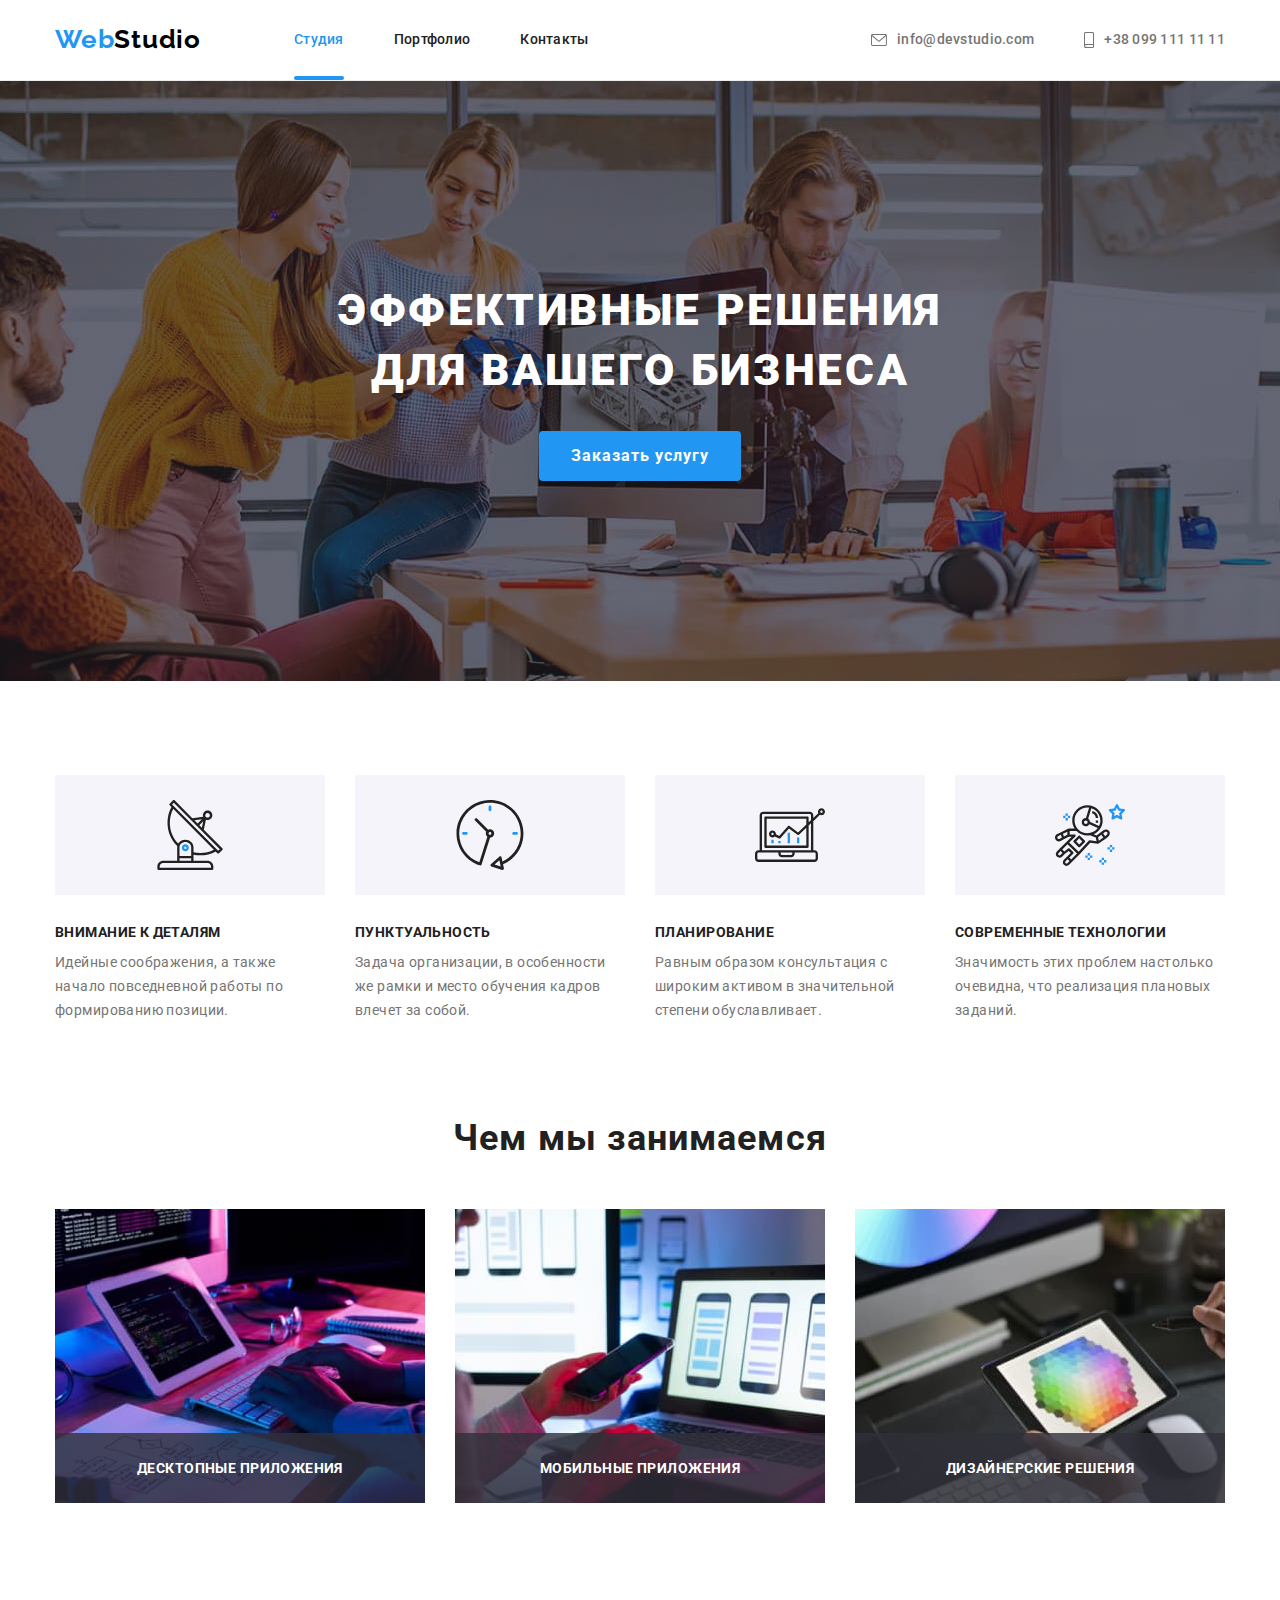
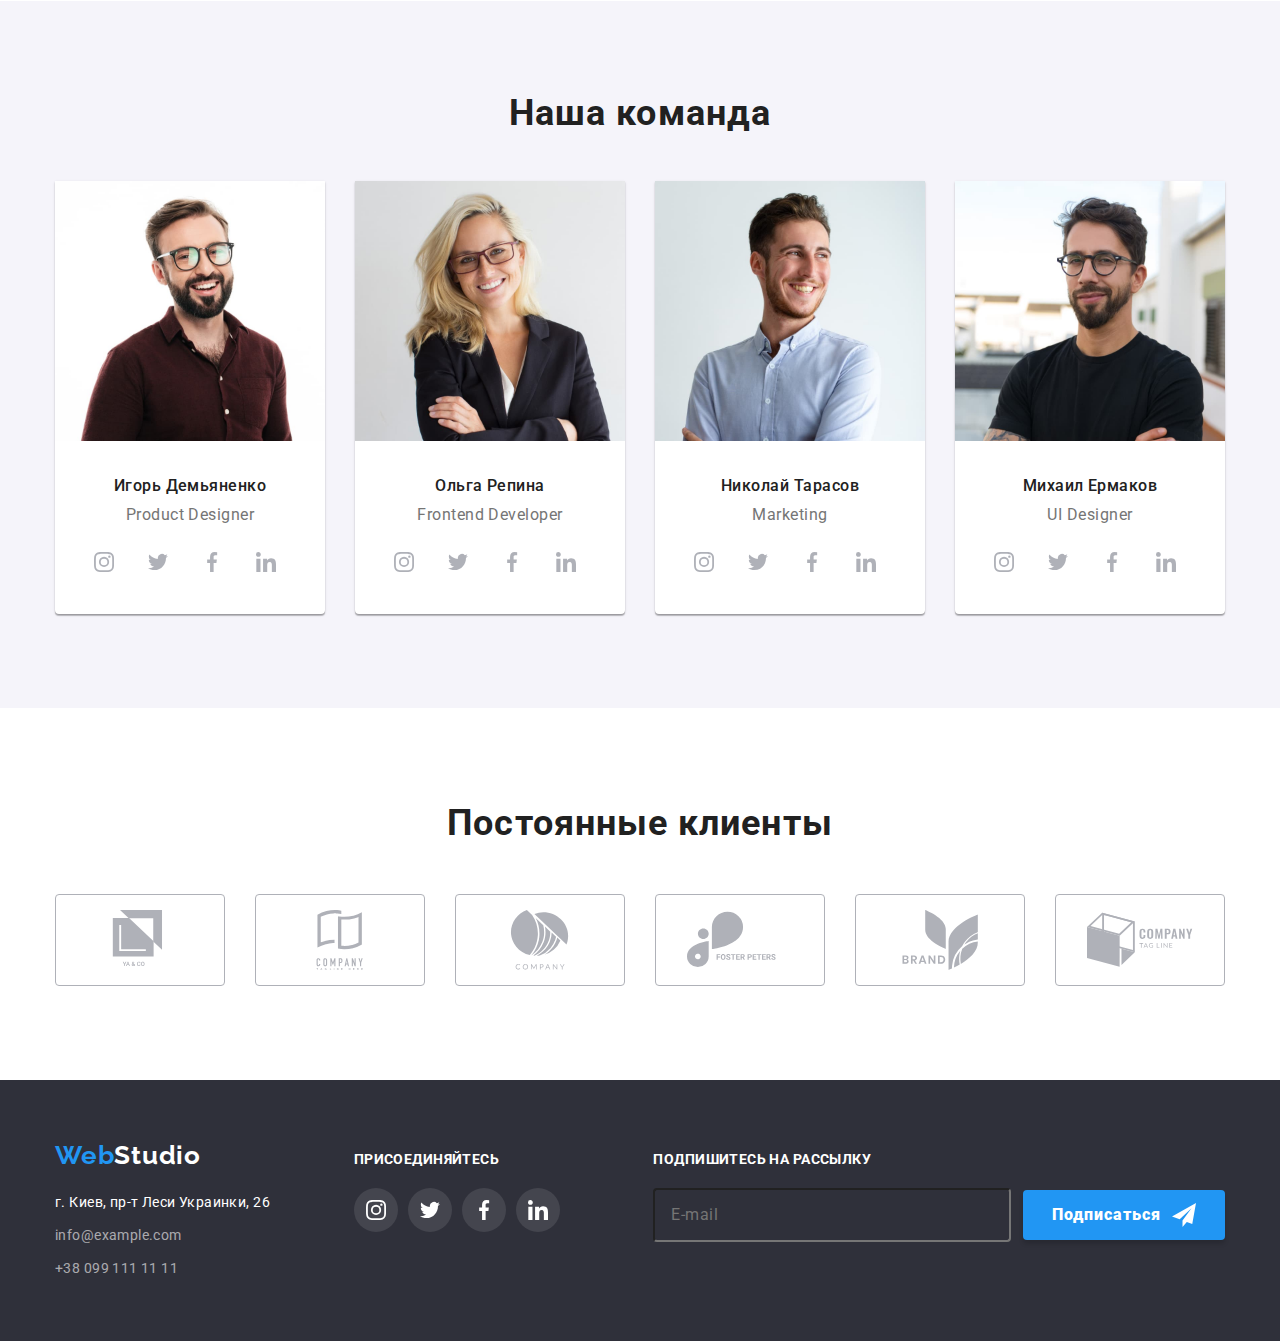
<file: index.html>
<!DOCTYPE html>
<html lang="ru">
<head>
    <meta charset="UTF-8">
    <meta http-equiv="X-UA-Compatible" content="IE=edge">
    <meta name="viewport" content="width=device-width, initial-scale=1.0">
    <title>OksanaShcherbatyuk/goit-markup-hw-06</title>
    <link rel="preconnect" href="https://fonts.gstatic.com">
    <link href="https://fonts.googleapis.com/css2?family=Raleway:wght@700&family=Roboto:wght@400;500;700;900&display=swap"
        rel="stylesheet">
    <link rel="stylesheet" href="https://cdnjs.cloudflare.com/ajax/libs/modern-normalize/1.0.0/modern-normalize.min.css" />
    <link rel="stylesheet" href="./css/styles.css">
</head>
<body class="wrapper">
    <!--header container-->
    <header class="header">
        <div class="container nav">
          <a class="logo" href="./index.html"><span class="logo-brand">Web</span>Studio</a>
          <nav class="nav-container">
                <ul class="nav-panel">
                    <li class="nav-item"><a class="nav-link active" href="./index.html">Студия</a></li>
                    <li class="nav-item"><a class="nav-link" href="./portfolio.html">Портфолио</a></li>
                    <li class="nav-item"><a class="nav-link" href="#footer">Контакты</a></li>
                </ul>
          </nav>
          <ul class="contacts-container">
                <li class="nav-contacts">
                    <a href="mailto:info@devstudio.com" class="nav-contacts-link">
                    <svg class="icon-contacts" width="16px" height="12px">
                        <use href="./images/icons/icon-sprite.svg#icon-envelope"></use>
                    </svg>
                    info@devstudio.com</a>
                </li>
                <li class="nav-contacts">
                    <a href="tel:+380991111111" class="nav-contacts-link">
                    <svg class="icon-contacts" width="10px" height="16px">
                        <use href="./images/icons/icon-sprite.svg#icon-smartphone"></use>
                    </svg>
                    +38 099 111 11 11</a>
                </li>
          </ul>
        </div>
    </header>
    <main>
        <!--Hero-section-->
        <section class="main-banner">
            <div class="container banner">
                <h1 class="banner-slogan">Эффективные решения<br>для вашего бизнеса</h1>
                <button type="button" class="button btn-index" data-modal-open>Заказать услугу</button>
                <div class="backdrop is-hidden" data-modal>
                    <div class="modal">
                        <button type="button" class="close-btn" data-modal-close>
                            <svg width="11px" height="11px">
                                <use href="./images/icons/icon-sprite.svg#icon-krestik"></use>
                            </svg>
                        </button>
                        <h2 class="modal-title">Оставьте свои данные, мы вам перезвоним</h2>
                        <form class="form">
                            <div class="form-field">
                                <label for="username" class="form-label user-data">Имя</label>
                                <div class="form-field-icon">
                                <input type="text" name="username" id="username" class="form-input" placeholder=" " />
                                <span class="modal-icon">
                                    <svg width="18" height="18">
                                        <use href="./images/icons/icons.svg#icon-person"></use>
                                    </svg>
                                </span>
                                </div>
                            </div>
                        </form>
                        <form class="form">
                            <div class="form-field">
                                <label for="tel" class="form-label user-data">Телефон</label>
                                <div class="form-field-icon">
                                <input type="tel" name="username" id="tel" class="form-input" placeholder=" " />
                                <span class="modal-icon">
                                    <svg width="18" height="18">
                                        <use href="./images/icons/icons.svg#icon-phone"></use>
                                    </svg>
                                </span>
                                </div>
                            </div>
                        </form>
                        <form class="form">
                            <div class="form-field">
                                <label for="email" class="form-label user-data">Почта</label>
                                <div class="form-field-icon">
                                <input type="email" name="username" id="email" class="form-input" placeholder=" " />
                                <span class="modal-icon">
                                    <svg width="18" height="18">
                                        <use href="./images/icons/icons.svg#icon-email"></use>
                                    </svg>
                                </span>
                                </div>
                            </div>
                        </form>
                        <div class="form-field">
                            <label for="comments" class="form-label">Комментарии</label>
                            <textarea class="form-input comments-field" name="comments" id="comments" cols="30" rows="5"
                                placeholder="Введите текст"></textarea>
                        </div>
                        <form class="form">
                            <label class="label-agreement">
                                <input type="checkbox" name="agreement" class="checkbox" value="agreement" />
                                <span class="check-icon">
                                    <svg width="12" height="12">
                                        <use href="./images/icons/icons.svg#icon-checkbox"></use>
                                    </svg>
                                </span>
                                Соглашаюсь с рассылкой и принимаю
                                <a href="#" class="link-agreement">Условия договора</a>
                            </label>
                        </form>
                        <button type="submit" class="newsletter-submit modal-submit">Отправить</button>
                    </div>
                </div>
            </div>
        </section>
        <!--Advantages-section-->
        <section class="section">
            <div class="container">
            <h2 class="hidden">Преимущества</h2>
            <ul class="advantages">
                <li class="advantages-list">
                    <div class="advantages-icon-container">
                        <svg width="70px" height="70px">
                            <use href="./images/icons/icons2.svg#icon-satellite"></use>
                        </svg>
                    </div>
                    <h3>Внимание к деталям</h3>
                    <p>Идейные соображения, а также начало повседневной работы по формированию позиции.</p>
                </li>
                <li class="advantages-list">
                    <div class="advantages-icon-container">
                        <svg width="70px" height="70px">
                            <use href="./images/icons/icons2.svg#icon-clock"></use>
                        </svg>
                    </div>
                    <h3>Пунктуальность</h3>
                    <p>Задача организации, в особенности же рамки и место обучения кадров влечет за собой.</p>
                </li>
                <li class="advantages-list">
                    <div class="advantages-icon-container">
                        <svg width="70px" height="70px">
                            <use href="./images/icons/icons2.svg#icon-diagram"></use>
                        </svg>
                    </div>
                    <h3>Планирование</h3>
                    <p>Равным образом консультация с широким активом в значительной степени обуславливает.</p>
                </li>
                <li class="advantages-list">
                    <div class="advantages-icon-container">
                        <svg width="70px" height="70px">
                            <use href="./images/icons/icons2.svg#icon-astronaut"></use>
                        </svg>
                    </div>
                    <h3>Современные технологии</h3>
                    <p>Значимость этих проблем настолько очевидна, что реализация плановых заданий.</p>
                </li>
            </ul>
            </div>
        </section>
        <!--whatwedo section-->
        <section class="section whatwedo">
            <div class="container">
            <h2 class="section-title">Чем мы занимаемся</h2>
            <div class="whatwedo-container">
            <ul class="whatwedo-list">
                <li class="whatwedopic">
                    <div class="whatwedo-thumb">
                        <img src="./images/img1.jpg" width="370" title="Декстопные приложения" alt="Декстопные приложения">
                        <div class="whatwedo-text-thumb">
                            <p class="whatwedo-desc">Десктопные приложения</p>
                        </div>
                    </div>
                </li>
                <li class="whatwedopic">
                    <div class="whatwedo-thumb">
                        <img src="./images/img2.jpg" width="370" title="Мобильные приложения" alt="Мобильные приложения">
                        <div class="whatwedo-text-thumb">
                            <p class="whatwedo-desc">Мобильные приложения</p>
                        </div>
                    </div>
                </li>
                <li class="whatwedopic">
                    <div class="whatwedo-thumb">
                        <img src="./images/img3.jpg" width="370" title="Дизайнерские решения" alt="Дизайнерские решения">
                        <div class="whatwedo-text-thumb">
                            <p class="whatwedo-desc">Дизайнерские решения</p>
                        </div>
                    </div>
                </li>
            </ul>
            </div>
            </div>
        </section>
        <!--team section-->
        <section class="section team">
            <div class="container">
                <h2 class="section-title">Наша команда</h2>
                <ul class="team-list">
                    <li class="team-card">
                        <img src="./images/team1.jpg" width="270" title="Игорь Демьяненко" alt="Игорь Демьяненко">
                        <div class="team-descr">
                        <h3>Игорь Демьяненко</h3>
                        <p>Product Designer</p>
                        <ul class="team-sl-list">
                            <li class="team-icons">
                                <a class="team-link" href="#">
                                    <svg class="team-link-icon" width="20px" height="20px">
                                        <use href="./images/icons/icon-sprite.svg#icon-instagram"></use>
                                    </svg>
                                </a>
                            </li>
                            <li class="team-icons">
                                <a class="team-link" href="#">
                                    <svg class="team-link-icon" width="20px" height="20px">
                                        <use href="./images/icons/icon-sprite.svg#icon-twitter"></use>
                                    </svg>
                                </a>
                            </li>
                            <li class="team-icons">
                                <a class="team-link" href="#">
                                    <svg class="team-link-icon" width="20px" height="20px">
                                        <use href="./images/icons/icon-sprite.svg#icon-facebook"></use>
                                    </svg>
                                </a>
                            </li>
                            <li class="team-icons">
                                <a class="team-link" href="#">
                                    <svg class="team-link-icon" width="20px" height="20px">
                                        <use href="./images/icons/icon-sprite.svg#icon-linkedin"></use>
                                    </svg>
                                </a>
                            </li>
                        </ul>
                        </div>
                        
                    </li>
                    <li class="team-card">
                        <img src="./images/team2.jpg" width="270" title="Ольга Репина" alt="Ольга Репина">
                        <div class="team-descr">
                        <h3>Ольга Репина</h3>
                        <p>Frontend Developer</p>
                        <ul class="team-sl-list">
                            <li class="team-icons">
                                <a class="team-link" href="#">
                                    <svg class="team-link-icon" width="20px" height="20px">
                                        <use href="./images/icons/icon-sprite.svg#icon-instagram"></use>
                                    </svg>
                                </a>
                            </li>
                            <li class="team-icons">
                                <a class="team-link" href="#">
                                    <svg class="team-link-icon" width="20px" height="20px">
                                        <use href="./images/icons/icon-sprite.svg#icon-twitter"></use>
                                    </svg>
                                </a>
                            </li>
                            <li class="team-icons">
                                <a class="team-link" href="#">
                                    <svg class="team-link-icon" width="20px" height="20px">
                                        <use href="./images/icons/icon-sprite.svg#icon-facebook"></use>
                                    </svg>
                                </a>
                            </li>
                            <li class="team-icons">
                                <a class="team-link" href="#">
                                    <svg class="team-link-icon" width="20px" height="20px">
                                        <use href="./images/icons/icon-sprite.svg#icon-linkedin"></use>
                                    </svg>
                                </a>
                            </li>
                        </ul>
                        </div>
                    </li>
                    <li class="team-card">
                        <img src="./images/team3.jpg" width="270" title="Николай Тарасов" alt="Николай Тарасов">
                        <div class="team-descr">
                        <h3>Николай Тарасов</h3>
                        <p>Marketing</p>
                        <ul class="team-sl-list">
                            <li class="team-icons">
                                <a class="team-link" href="#">
                                    <svg class="team-link-icon" width="20px" height="20px">
                                        <use href="./images/icons/icon-sprite.svg#icon-instagram"></use>
                                    </svg>
                                </a>
                            </li>
                            <li class="team-icons">
                                <a class="team-link" href="#">
                                    <svg class="team-link-icon" width="20px" height="20px">
                                        <use href="./images/icons/icon-sprite.svg#icon-twitter"></use>
                                    </svg>
                                </a>
                            </li>
                            <li class="team-icons">
                                <a class="team-link" href="#">
                                    <svg class="team-link-icon" width="20px" height="20px">
                                        <use href="./images/icons/icon-sprite.svg#icon-facebook"></use>
                                    </svg>
                                </a>
                            </li>
                            <li class="team-icons">
                                <a class="team-link" href="#">
                                    <svg class="team-link-icon" width="20px" height="20px">
                                        <use href="./images/icons/icon-sprite.svg#icon-linkedin"></use>
                                    </svg>
                                </a>
                            </li>
                        </ul>
                        </div>
                    </li>
                    <li class="team-card">
                        <img src="./images/team4.jpg" width="270" title="Михаил Ермаков"  alt="Михаил Ермаков">
                        <div class="team-descr">
                        <h3>Михаил Ермаков</h3>
                        <p>UI Designer</p>
                        <ul class="team-sl-list">
                            <li class="team-icons">
                                <a class="team-link" href="#">
                                    <svg class="team-link-icon" width="20px" height="20px">
                                        <use href="./images/icons/icon-sprite.svg#icon-instagram"></use>
                                    </svg>
                                </a>
                            </li>
                            <li class="team-icons">
                                <a class="team-link" href="#">
                                    <svg class="team-link-icon" width="20px" height="20px">
                                        <use href="./images/icons/icon-sprite.svg#icon-twitter"></use>
                                    </svg>
                                </a>
                            </li>
                            <li class="team-icons">
                                <a class="team-link" href="#">
                                    <svg class="team-link-icon" width="20px" height="20px">
                                        <use href="./images/icons/icon-sprite.svg#icon-facebook"></use>
                                    </svg>
                                </a>
                            </li>
                            <li class="team-icons">
                                <a class="team-link" href="#">
                                    <svg class="team-link-icon" width="20px" height="20px">
                                        <use href="./images/icons/icon-sprite.svg#icon-linkedin"></use>
                                    </svg>
                                </a>
                            </li>
                        </ul>
                        </div>
                    </li>
                </ul>
            </div>
        </section>
        <!--clients section-->
       <section class="section clients">
            <div class="container">
                <h2 class="section-title">Постоянные клиенты</h2>
                <ul class="client-set">
                    <li class="client-list">
                        <a class="client-container" href="#">
                                <svg class="client-icon">
                                    <use href="./images/icons/icon-sprite.svg#icon-logo-company1"></use>
                                </svg>
                        </a>
                    </li>
                    <li class="client-list">
                        <a class="client-container" href="#">
                                <svg class="client-icon">
                                    <use href="./images/icons/icon-sprite.svg#icon-logo-company2"></use>
                                </svg>
                        </a>
                    </li>
                    <li class="client-list">
                        <a class="client-container" href="#">
                                <svg class="client-icon">
                                    <use href="./images/icons/icon-sprite.svg#icon-logo-company3"></use>
                                </svg>
                        </a>
                    </li>
                    <li class="client-list">
                        <a class="client-container" href="#">
                                <svg class="client-icon">
                                    <use href="./images/icons/icon-sprite.svg#icon-logo-company4"></use>
                                </svg>
                        </a>
                    </li>
                    <li class="client-list">
                        <a class="client-container" href="#">
                                <svg class="client-icon">
                                    <use href="./images/icons/icon-sprite.svg#icon-logo-company5"></use>
                                </svg>
                        </a>
                    </li>
                    <li class="client-list">
                        <a class="client-container" href="#">
                                <svg class="client-icon">
                                    <use href="./images/icons/icon-sprite.svg#icon-logo-company6"></use>
                                </svg>
                        </a>
                    </li>
                </ul>
            </div>
        </section>
    </main>
    <!-- footer container -->
    <footer id="footer">
        <div class="container footer-container">
            <div class="footer-left-column">
            <a class="logo-footer" href="./index.html"><span class="logo-brand">Web</span>Studio</a>
            <ul>
                <li class="footer-contacts-list">
                    <address class="address">г. Киев, пр-т Леси Украинки, 26</address>
                </li>
                <li class="footer-contacts-list">
                    <a class="nav-contacts" href="mailto:info@example.com">info@example.com</a>
                </li>
                <li class="footer-contacts-list">
                    <a class="nav-contacts" href="tel:+380991111111">+38 099 111 11 11</a>
                </li>
            </ul>
            </div>
            <div class="footer-right-column">
            <strong class="footer-join">присоединяйтесь</strong>
            <ul class="footer-sb-list">
                <li class="sb-li">
                    <a class="sb-link" href="#">
                        <svg class="sb-icon" width="20px" height="20px">
                            <use href="./images/icons/icon-sprite.svg#icon-instagram"></use>
                        </svg>
                    </a>
                </li>
                <li class="sb-li">
                    <a class="sb-link" href="#">
                        <svg class="sb-icon" width="20px" height="20px">
                            <use href="./images/icons/icon-sprite.svg#icon-twitter"></use>
                        </svg>
                    </a>
                </li>
                <li class="sb-li">
                    <a class="sb-link" href="#">
                        <svg class="sb-icon" width="20px" height="20px">
                            <use href="./images/icons/icon-sprite.svg#icon-facebook"></use>
                        </svg>
                    </a>
                </li>
                <li class="sb-li">
                    <a class="sb-link" href="#">
                        <svg class="sb-icon" width="20px" height="20px">
                            <use href="./images/icons/icon-sprite.svg#icon-linkedin"></use>
                        </svg>
                    </a>
                </li>
            </ul>
            </div>
            <div class="footer-right-column">
                <strong class="footer-join">подпишитесь на рассылку</strong>
                <form class="newsletter">
                    <input type="email" class="newsletter-input" name="user-email" placeholder="E-mail">
                    <div class="newsletter-container">
                        <button type="submit" class="newsletter-submit">Подписаться
                            <svg width="24" height="24">
                                <use href="./images/icons/icons.svg#icon-send "></use>
                            </svg>
                        </button>
                    </div>
                </form>
            </div>
        </div>
    </footer>
    <script src="./js/modal.js"></script>
</body>
</html>
</file>
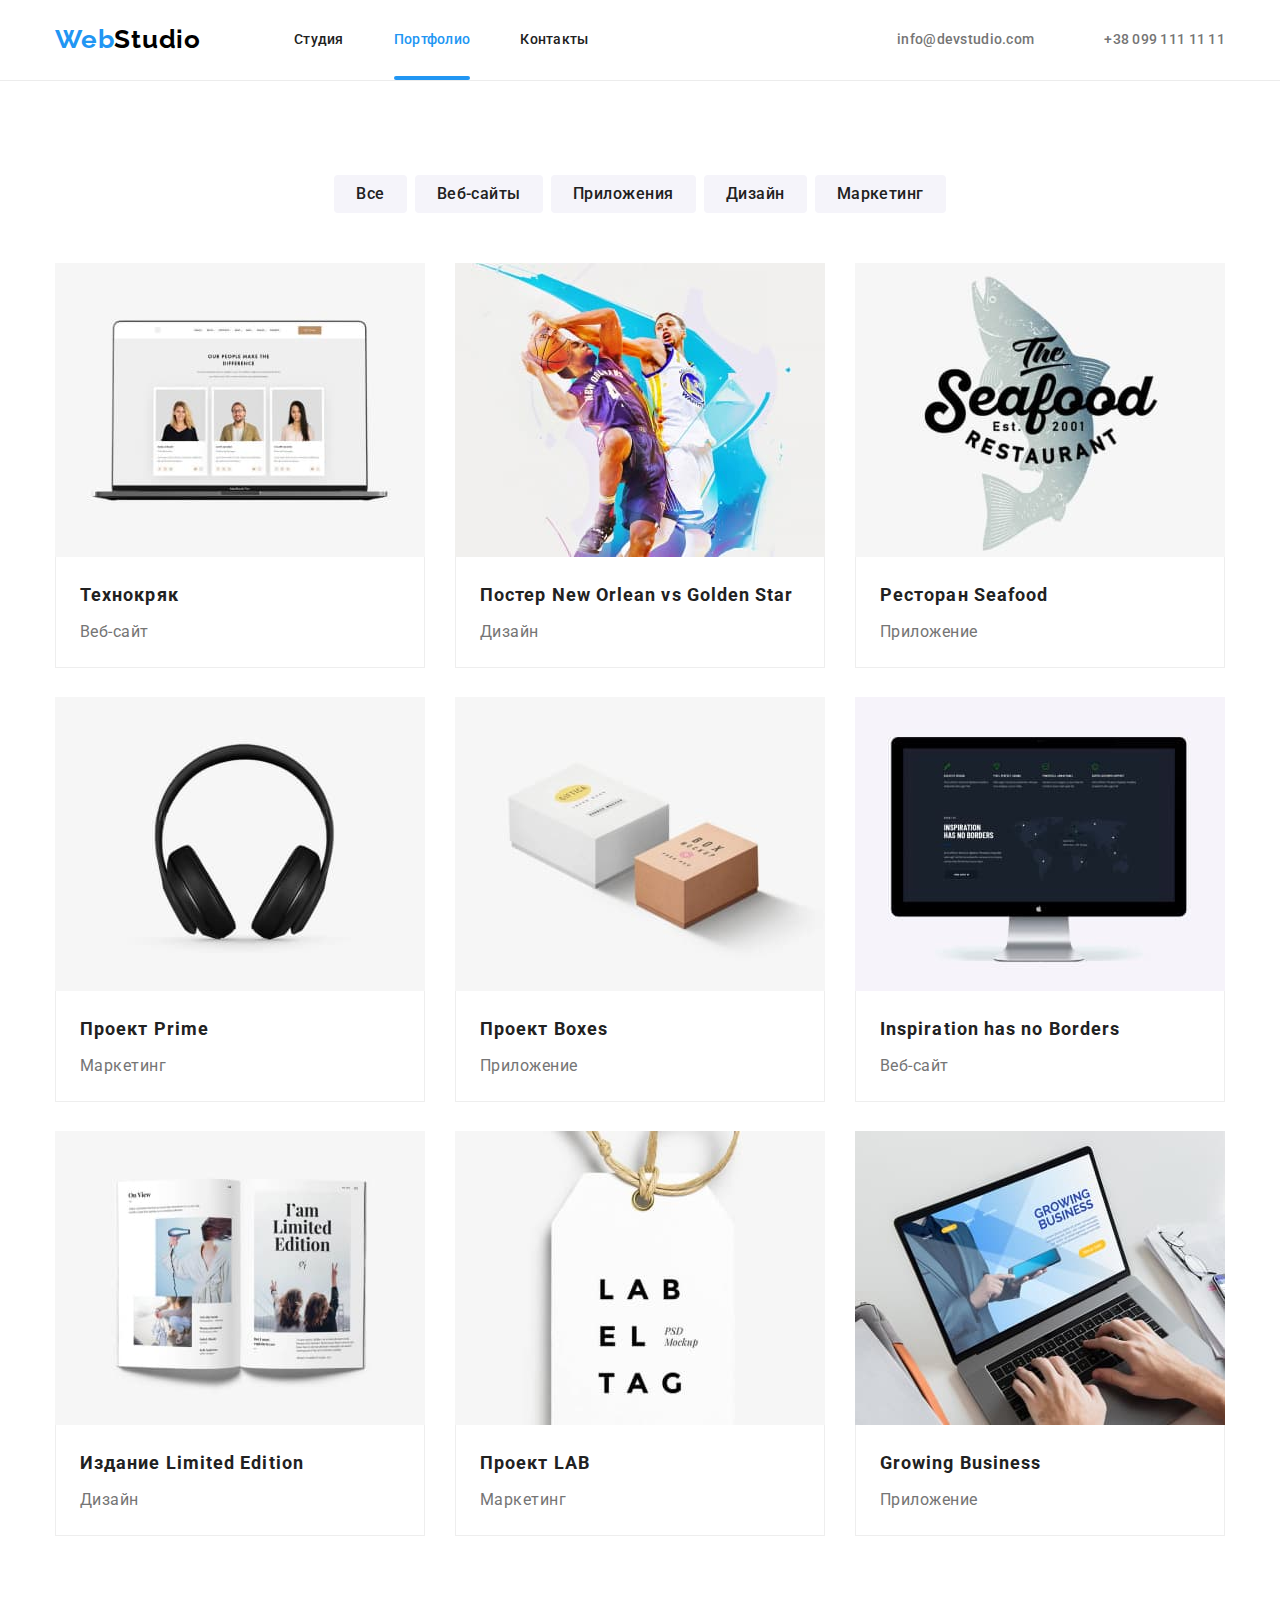
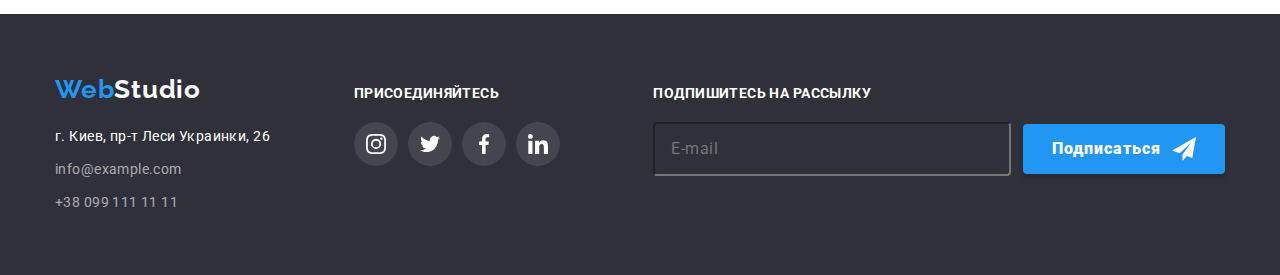
<file: portfolio.html>
<!DOCTYPE html>
<html lang="ru">
<head>
    <meta charset="UTF-8">
    <meta http-equiv="X-UA-Compatible" content="IE=edge">
    <meta name="viewport" content="width=device-width, initial-scale=1.0">
    <title>Портфолио</title>
    <link rel="preconnect" href="https://fonts.gstatic.com">
    <link href="https://fonts.googleapis.com/css2?family=Raleway:wght@700&family=Roboto:wght@400;500;700;900&display=swap"
        rel="stylesheet">
    <link rel="stylesheet" href="https://cdnjs.cloudflare.com/ajax/libs/modern-normalize/1.0.0/modern-normalize.min.css" />
    <link rel="stylesheet" href="./css/styles.css">
</head>
<body>
     <!--header container-->
    <header class="header">
        <div class="container nav">
            <a class="logo" href="./index.html"><span class="logo-brand">Web</span>Studio</a>
            <nav class="nav-container">
                <ul class="nav-panel">
                    <li class="nav-item"><a class="nav-link " href="./index.html">Студия</a></li>
                    <li class="nav-item"><a class="nav-link active" href="./portfolio.html">Портфолио</a></li>
                    <li class="nav-item"><a class="nav-link" href="#footer">Контакты</a></li>
                </ul>
            </nav>
            <ul class="contacts-container">
                <li class="nav-contacts"><a href="mailto:info@devstudio.com">
                        <svg class="icon-contacts" width="16px" height="12px">
                            <use href="./images/icons/icons.svg#icon-envelope"></use>
                        </svg>
                        info@devstudio.com</a>
                </li>
                <li class="nav-contacts"><a href="tel:+380991111111">
                        <svg class="icon-contacts" width="10px" height="16px">
                            <use href="./images/icons/icons.svg#icon-smartphone"></use>
                        </svg>
                        +38 099 111 11 11</a>
                </li>
            </ul>
        </div>
    </header>
    <main>
        <!-- Portfolio Section -->
        <section class="section portfolio">
            <div class="container">
                <h1 class="hidden">
                    .
                </h1>
                <ul class="btn-filter">
                    <li class="button-list">
                        <button type="button" class="button btn-portfolio">
                            Все
                        </button>
                    </li>
                    <li class="button-list">
                        <button type="button" class="button btn-portfolio">
                                Веб-сайты
                            </button>
                    </li>
                    <li class="button-list">
                        <button type="button" class="button btn-portfolio">
                                Приложения
                            </button>
                    </li>
                    <li class="button-list">
                        <button type="button" class="button btn-portfolio">
                                Дизайн
                            </button>
                    </li>
                    <li class="button-list">
                        <button type="button" class="button btn-portfolio">
                                Маркетинг
                            </button>
                    </li>
                </ul>
                <ul class="products-list">
                    <li class="products">
                        <div class="products-thumb">
                            <div class="products-overlay-box">
                                <img src="./images/portfolio1.jpg" width="370" alt="Технокряк">
                                <div class="products-overlay">
                                    <p>Ресурс предлагает комплексные предложения с разным уровнем функционала и сервисов. Все это позволит посетителю получить исчерпывающие сведения о компании или частном лице.</p>
                                </div>
                            </div>
                            <div class="product-cont">
                                <h2 class="product-title">
                                    Технокряк
                                </h2>
                                <p class="product-description">Веб-сайт</p>
                            </div>
                        </div>
                    </li>
                    <li class="products">
                        <div class="products-thumb">
                            <div class="products-overlay-box">
                                <img src="./images/portfolio2.jpg" width="370" alt="Постер">
                                <div class="products-overlay">
                                    <p>Ресурс предлагает комплексные предложения с разным уровнем функционала и сервисов. Все это позволит посетителю получить исчерпывающие сведения о компании или частном лице.</p>
                                </div>
                            </div>
                            <div class="product-cont">
                                <h2 class="product-title">
                                    Постер New Orlean vs Golden Star
                                </h2>
                                <p class="product-description">Дизайн</p>
                            </div>
                        </div>
                    </li>
                    <li class="products">
                        <div class="products-thumb">
                            <div class="products-overlay-box">
                                <img src="./images/portfolio3.jpg" width="370" alt="Ресторан Seafood">
                                <div class="products-overlay">
                                    <p>Ресурс предлагает комплексные предложения с разным уровнем функционала и сервисов. Все это позволит посетителю получить исчерпывающие сведения о компании или частном лице.</p>
                                </div>
                            </div>
                            <div class="product-cont">
                                <h2 class="product-title">
                                    Ресторан Seafood
                                </h2>
                                <p class="product-description">Приложение</p>
                            </div>
                        </div>
                    </li>
                    <li class="products">
                        <div class="products-thumb">
                            <div class="products-overlay-box">
                                <img src="./images/portfolio4.jpg" width="370" alt="Проект Prime">
                                <div class="products-overlay">
                                    <p>Ресурс предлагает комплексные предложения с разным уровнем функционала и сервисов. Все это позволит посетителю получить исчерпывающие сведения о компании или частном лице.</p>
                                </div>
                            </div>
                            <div class="product-cont">
                                <h2 class="product-title">
                                    Проект Prime
                                </h2>
                                <p class="product-description">Маркетинг</p>
                            </div>
                        </div>
                    </li>
                    <li class="products">
                        <div class="products-thumb">
                            <div class="products-overlay-box">
                                <img src="./images/portfolio5.jpg" width="370" alt="Проект Boxes">
                                <div class="products-overlay">
                                    <p>Ресурс предлагает комплексные предложения с разным уровнем функционала и сервисов. Все это позволит посетителю получить исчерпывающие сведения о компании или частном лице.</p>
                                </div>
                            </div>
                            <div class="product-cont">
                                <h2 class="product-title">
                                    Проект Boxes
                                </h2>
                                <p class="product-description">Приложение</p>
                            </div>
                        </div>
                    </li>
                    <li class="products">
                        <div class="products-thumb">
                            <div class="products-overlay-box">
                                <img src="./images/portfolio6.jpg" width="370" alt="Inspiration">
                                <div class="products-overlay">
                                    <p>Ресурс предлагает комплексные предложения с разным уровнем функционала и сервисов. Все это позволит посетителю получить исчерпывающие сведения о компании или частном лице.</p>
                                </div>
                            </div>
                            <div class="product-cont">
                                <h2 class="product-title">
                                    Inspiration has no Borders
                                </h2>
                                <p class="product-description">Веб-сайт</p>
                            </div>
                        </div>
                    </li>
                    <li class="products">
                        <div class="products-thumb">
                            <div class="products-overlay-box">
                                <img src="./images/portfolio7.jpg" width="370" alt="Издание Limited Edition">
                                <div class="products-overlay">
                                    <p>Ресурс предлагает комплексные предложения с разным уровнем функционала и сервисов. Все это позволит посетителю получить исчерпывающие сведения о компании или частном лице.</p>
                                </div>
                            </div>
                            <div class="product-cont">
                                <h2 class="product-title">
                                    Издание Limited Edition
                                </h2>
                                <p class="product-description">Дизайн</p>
                            </div>
                        </div>
                    </li>
                    <li class="products">
                        <div class="products-thumb">
                            <div class="products-overlay-box">
                                <img src="./images/portfolio8.jpg" width="370" alt="Проект LAB">
                                <div class="products-overlay">
                                    <p>Ресурс предлагает комплексные предложения с разным уровнем функционала и сервисов. Все это позволит посетителю получить исчерпывающие сведения о компании или частном лице.</p>
                                </div>
                            </div>
                            <div class="product-cont">
                                <h2 class="product-title">
                                    Проект LAB
                                </h2>
                                <p class="product-description">Маркетинг</p>
                            </div>
                        </div>
                    </li>
                    <li class="products">
                        <div class="products-thumb">
                            <div class="products-overlay-box">
                                <img src="./images/portfolio9.jpg" width="370" alt="Growing Business">
                                <div class="products-overlay">
                                    <p>Ресурс предлагает комплексные предложения с разным уровнем функционала и сервисов. Все это позволит посетителю получить исчерпывающие сведения о компании или частном лице.</p>
                                </div>
                            </div>
                            <div class="product-cont">
                                <h2 class="product-title">
                                    Growing Business
                                </h2>
                                <p class="product-description">Приложение</p>
                            </div>
                        </div>
                    </li>
                </ul>
            </div>
        </section>
    
    </main>
    <!-- footer container -->
    <footer id="footer">
        <div class="container footer-container">
            <div class="footer-left-column">
                <a class="logo-footer" href="./index.html"><span class="logo-brand">Web</span>Studio</a>
                <ul>
                    <li class="footer-contacts-list">
                        <address class="address">г. Киев, пр-т Леси Украинки, 26</address>
                    </li>
                    <li class="footer-contacts-list">
                        <a class="nav-contacts" href="mailto:info@example.com">info@example.com</a>
                    </li>
                    <li class="footer-contacts-list">
                        <a class="nav-contacts" href="tel:+380991111111">+38 099 111 11 11</a>
                    </li>
                </ul>
            </div>
            <div class="footer-right-column">
                <strong class="footer-join">присоединяйтесь</strong>
                <ul class="footer-sb-list">
                    <li class="sb-li">
                        <a class="sb-link" href="#">
                            <svg class="sb-icon" width="20px" height="20px">
                                <use href="./images/icons/icon-sprite.svg#icon-instagram"></use>
                            </svg>
                        </a>
                    </li>
                    <li class="sb-li">
                        <a class="sb-link" href="#">
                            <svg class="sb-icon" width="20px" height="20px">
                                <use href="./images/icons/icon-sprite.svg#icon-twitter"></use>
                            </svg>
                        </a>
                    </li>
                    <li class="sb-li">
                        <a class="sb-link" href="#">
                            <svg class="sb-icon" width="20px" height="20px">
                                <use href="./images/icons/icon-sprite.svg#icon-facebook"></use>
                            </svg>
                        </a>
                    </li>
                    <li class="sb-li">
                        <a class="sb-link" href="#">
                            <svg class="sb-icon" width="20px" height="20px">
                                <use href="./images/icons/icon-sprite.svg#icon-linkedin"></use>
                            </svg>
                        </a>
                    </li>
                </ul>
            </div>
            <div class="footer-right-column">
                <strong class="footer-join">подпишитесь на рассылку</strong>
                <form class="newsletter">
                    <input type="email" class="newsletter-input" name="user-email" placeholder="E-mail">
                    <div class="newsletter-container">
                        <button type="submit" class="newsletter-submit">Подписаться
                            <svg width="24" height="24">
                                <use href="./images/icons/icons.svg#icon-send "></use>
                            </svg>
                        </button>
                    </div>
                </form>
            </div>
        </div>
    </footer>
    <script src="./js/modal.js"></script>
    </body>
    
    </html>
</file>
<file: css/styles.css>
:root {
        --background-color: #ffffff;
        --brand-color: #2196F3;
        --text-color-primary: #212121;
        --text-color-secondary: #757575;
        --text-color-adrress-op60: rgba(255, 255, 255, 0.6);
        --set-gap30: 30px;
        --set-gap94: 94px;
}
body {
    font-family: 'Roboto', sans-serif;
    background-color: var(--background-color);
    color: var(--text-color-primary);
}


a {
    text-decoration: none;
}  
ul {
    list-style: none;
    padding: 0;
    margin: 0;
}
  
h1,
h2,
h3,
body,
p,
.product-title {
    margin: 0;
}

.hidden {
    display: none;
}
.section-title {
    margin-top: 0;
    margin-bottom: 50px;
}

.nav-item:not(:last-child) {
    margin-right: 50px;
}

.container {
    max-width: 1200px;
    padding-left: 15px;
    padding-right: 15px;
    margin-top: 0;
    margin-left: auto;
    margin-right: auto;
}

.nav,
.main-banner,
.nav-panel,
.contacts-container  {
    display: flex;
    align-items: center;
}

.contacts-container {
    margin-left: auto;
}


.header {
    /*padding-top: 24px;
        padding-bottom: 25px;*/
    border-bottom: 1px solid #ececec;
}
/*.nav {
    justify-content: space-between;
    min-height: 80px;
}*/

.logo {
    margin-right: 93px;
    margin-top: 0;
    margin-bottom: 0;
    padding-top: 24px;
    padding-bottom: 25px;

    font-family: 'Raleway', sans-serif;
    font-weight: 700;
    font-size: 26px;
    letter-spacing: 0.03em;
    color: #000000;
}

.logo-brand {
    color: var(--brand-color)
}

.nav-link.active {
    position: relative;
    color: var(--brand-color);
}

.nav-link.active::after {
    display: inline-block;
    position: absolute;
    content: "";
    width: 100%;
    height: 4px;
    background-color: var(--brand-color);
    border-radius: 2px;
    bottom: 0;
    left: 0;
}

.nav-link{
    display: block;
    
    padding-top: 32px;
    padding-bottom: 32px;

    color: var(--text-color-primary);
    font-weight: 500;
    font-size: 14px;
    line-height: 1.14;
    letter-spacing: 0.02em;  
}

.nav-link:hover, .nav-link:focus {
    color: var(--brand-color);
}


.nav-contacts:not(:last-child) {
    margin-right: 50px;
}

.nav-panel a {
    transition: color 250ms cubic-bezier(0.4, 0, 0.2, 1);
} 

.nav-contacts a{
    display: inline-flex;
    padding-top: 32px;
    padding-bottom: 32px;

    color: var(--text-color-secondary);
    font-weight: 500;
    font-size: 14px;
    line-height: 1.14;
    letter-spacing: 0.02em;
    align-items: center;
    transition: color 250ms cubic-bezier(0.4, 0, 0.2, 1);
}

.nav-contacts {
    align-items: center;
    margin-bottom: 0;
}

.nav-contacts a:hover {
    color: var(--brand-color);
}
.nav-contacts a:focus {
    color: var(--brand-color);
}


.icon-contacts {
    display: flex;
    fill: currentColor;
    margin-right: 10px;
    
}
/*.wrapper {
    max-width: 1600px;
}*/
.main-banner {
    /*max-width: 1600px;*/
    min-height: 600px;
    margin-left: auto;
    margin-right: auto;
    background-color: #C4C4C4;
    background-image: linear-gradient(to bottom,
                rgba(47, 48, 58, 0.4),
                rgba(47, 48, 58, 0.4)), url(../images/bg-image.jpg);
        background-position: center;
        background-repeat: no-repeat;
        background-size: cover;
    min-height: 600px;
    padding-top: 200px;
    padding-bottom: 200px;
   /* text-align: center;*/

}

.banner {
    display: flex;
    flex-wrap: wrap;
    flex-direction: column;
    align-items: center;
} 

.banner-slogan {
    margin-bottom: 30px;

    color: var(--background-color);
    font-weight: 900;
    text-transform: uppercase;
    font-size: 44px;
    line-height: 1.36;
    letter-spacing: 0.06em;
    text-align: center;
    
    }
button {
    cursor: pointer;
    border: none;
    }
    
.button  {
    display: inline-block;
    
    }
    

.btn-index {
    display: inline-block;
    
    transition: color 250ms cubic-bezier(0.4, 0, 0.2, 1),
    background-color 250ms cubic-bezier(0.4, 0, 0.2, 1);
    border-radius: 4px;
    padding: 10px 32px;
    min-width: 200px;
    min-height: 50px;
    

    background-color: var(--brand-color);
    color: var(--background-color);
    font-weight: 700;
    font-size: 16px;
    line-height: 1.88;
    letter-spacing: 0.06em;
    box-shadow: 0px 4px 4px rgba(0, 0, 0, 0.15);
    
}

.btn-index:hover, .btn-index:focus {
    background-color: #ffffff;
    color: var(--text-color-primary);
}

.backdrop {
    position: fixed;

    top: 0;
    left: 0;
    width: 100%;
    height: 100%;
    opacity: 1;
    background-color: rgba(0, 0, 0, 0.2);
    z-index: 5;
    transition: opacity 250ms cubic-bezier(0.4, 0, 0.2, 1);
}

.backdrop.is-hidden {
    opacity: 0;
    pointer-events: none;
}

.modal {
    position: absolute;
    top: 50%;
    left: 50%;
    transform: translate(-50%, -50%);
    min-height: 501px;
    min-width: 448px;
    padding: 40px;
    display: inline-grid;

    /* max-height: 100vh;
  overflow-y: auto; */

    /* max-width: 521px;
  width: 100%; */
    background: #ffffff;
    box-shadow: 0px 1px 3px rgba(0, 0, 0, 0.12), 0px 1px 1px rgba(0, 0, 0, 0.14), 0px 2px 1px rgba(0, 0, 0, 0.2);
    border-radius: 4px;
}

.modal-title {
    font-weight: 700;
    font-size: 20px;
    line-height: 23px;
    text-align: center;
    letter-spacing: 0.03em;
    color: var(--text-color-primary);
    margin-bottom: 12px;
}

.form {
    width: 100%;
}

.form-field {
    position: relative;
    margin-bottom: 10px;
}

.form-label {
    display: inline-block;
    margin-bottom: 8px;
    font-weight: 400;
    font-size: 12px;
    line-height: 1;
    letter-spacing: 0.01em;
    color: var(--text-color-secondary);

}

.form-input {
    margin: 0;
    padding-top: 10px;
    padding-bottom: 10px;
    padding-right: 12px;
    padding-left: 40px;
    font: inherit;
    color: var(--text-color-primary);

    width: 100%;
    height: 40px;
    border: 1px solid rgba(33, 33, 33, 0.2);
    border-radius: 4px;

    transition: border 250ms cubic-bezier(0.4, 0, 0.2, 1),
        color 5000ms cubic-bezier(0.4, 0, 0.2, 1);
}

.form-input.user-data {
    height: 40px;
}

.form-input:focus {
    background-color: inherit;
    border: 1px solid var(--brand-color);
    outline: none;
    color: var(--text-color-primary);
}

.form-input:focus~.modal-icon svg {
    color: var(--brand-color);
}
.form-field-icon {
    position: relative;
}
.modal-icon {
    position: absolute;
    top: 50%;

    transform: translate(-50%, -50%);
    fill: currentColor;
    position: absolute;
    left: 12px;
}

.checkbox {
    -webkit-appearance: none;
    -moz-appearance: none;
    appearance: none;
    position: absolute;
}

.check-icon {
    border: 2px solid var(--text-color-primary);
    border-radius: 2px;
    cursor: pointer;
    margin-right: 8px;
    width: 15px;
    height: 15px;
}

.check-icon use {
    display: none;
}

.checkbox:checked+.check-icon {
    border: transparent;
}

.checkbox:checked+.check-icon use {

    display: block;

    /* background-color: var(--brand-color);
  background-image: url(../img/icons/icons.svg#icon-checkbox);
  background-size: contain;
  background-origin: border-box; */
}


.modal-submit {
    margin-left: auto;
    margin-right: auto;
    padding: 10px 56px;
}

.form-input.comments-field {
    display: inline-block;
    resize: none;
    padding-left: 12px;
}

.label-agreement {
    display: flex;
    align-items: center;
    justify-content: center;
    margin-bottom: 30px;
    font-weight: 400;
    font-size: 14px;
    line-height: 1.71;
    letter-spacing: 0.03em;
    color: var(--text-color-secondary);
    user-select: none;
}

.link-agreement {
    user-select: initial;
    color: var(--brand-color);
    text-decoration: underline;
    margin-left: 5px;
}

.close-btn {
    width: 30px;
    height: 30px;
    border: 1px solid rgba(0, 0, 0, 0.1);
    background-color: #ffffff;
    position: absolute;
    top: 8px;
    right: 8px;
    border-radius: 50%;
    color: #000000;

    transition: fill 250ms cubic-bezier(0.4, 0, 0.2, 1);
}

.close-btn .svg {
    transition: fill 250ms cubic-bezier(0.4, 0, 0.2, 1);

}

.close-btn svg {
    fill: currentColor;
}

.close-btn:hover.close-btn svg {
    fill: var(--brand-color);
}

.section {
    padding-top: var(--set-gap94);
}

.advantages,
.whatwedo-container,
.team-list,
.client-set {
    display: flex;
    justify-content: space-between;
}

.advantages-list {
    width: calc(100%  - var(--set-gap30)*3/4);
    margin-right: var(--set-gap30);
}

.advantages-list:last-child {
    margin-right: 0;
}

.advantages-icon-container {
    background-color: #f5f4fa;
    height: 120px;
    margin-bottom: var(--set-gap30);
    display: flex;
    justify-content: center;
    align-items: center;
    color: var(--text-color-primary);
}
.advantages h3 {

    margin-bottom: 10px;

    color: var(--text-color-primary);
    font-weight: 700;
    font-size: 14px;
    line-height: 1.14;
    letter-spacing: 0.03em;
    text-transform: uppercase;
    
}

.advantages p {
    color: var(--text-color-secondary);
    font-weight: 400;
    font-size: 14px;
    line-height: 1.71;
    letter-spacing: 0.03em;
}

.section-gap,
.examples {
    padding-top: var(--set-gap94);
    padding-bottom: var(--set-gap94);
}

.whatwedo h2,
.team h2,
.clients h2 {
    color: var(--text-color-primary);
    font-weight: 700;
    font-size: 36px;
    line-height: 1.17;
    letter-spacing: 0.03em;
    text-align: center;
}

.whatwedo,
.team,
.portfolio,
.clients {
    padding-bottom: var(--set-gap94);
}

.whatwedo-list {
    display: inline-flex;
    ;
}

.whatwedo-container {
    justify-content: space-between;
}
.whatwedopic {
    display: block;
    width: calc(100% - var(--set-gap30)*2/3);
    margin-right: var(--set-gap30);
    position: relative;
}

.whatwedopic:last-child {
    margin-right: 0;
}

.team-sl-list,
.whatwedo-text-thumb {
    display: flex;
    justify-content: center;
    align-items: center;
}

.whatwedo-text-thumb {
    position: absolute;
    width: 370px;
    min-height: 70px;
    bottom: 4px;
    background-color: rgba(47, 48, 58, 0.8);
}

.whatwedo-desc {
    display: block;
    font-weight: 700;
    font-size: 14px;
    line-height: 1.46;
    text-align: center;
    letter-spacing: 0.03em;
    text-transform: uppercase;
    color: #ffffff;
    align-items: center;
}

.team {
    background-color: #f5f4fa;
}

.team-card {
    display: block;
    max-width: 100%;
    height: auto;
    background-color: var(--background-color);
    width: 270px;
    
    box-shadow: 0px 1px 3px rgba(0, 0, 0, 0.12), 0px 1px 1px rgba(0, 0, 0, 0.14), 0px 2px 1px rgba(0, 0, 0, 0.2);
    border-radius: 0px 0px 4px 4px;
}

.team-descr {
    padding-top: 30px;
    padding-bottom: 30px;
    padding-left: 32px;
    padding-right: 32px;
}

.team-sl-list {
    display: flex;
    justify-content: center;
    align-items: center;
}

.team-link {
    display: flex;
    align-items: center;
    justify-content: center;
    height: 44px;
    width: 44px;
    border-radius: 50%;
    margin-right: 10px;
    outline: transparent;

    transition: background-color 250ms cubic-bezier(0.4, 0, 0.2, 1);
}

.team-link:last-child {
    margin-right: 0;
}

.team-link:hover,
.team-link:focus {
    background-color: var(--brand-color);
}

.team-icons {
    margin-right: 10px;
}

.team-link-icon {
    fill: #afb1b8;
    transition: fill 250ms cubic-bezier(0.4, 0, 0.2, 1);
}

.team-link:focus .team-link-icon {
    fill: var(--background-color);
}
.team-icons:hover .team-link-icon {
    fill: var(--background-color);
}

.team h2 {
    color: var(--text-color-primary);
    font-weight: 700;
    font-size: 36px;
    line-height: 1;
    text-align: center;
}

.team h3,
.team p {
    font-family: 'Roboto';
    font-style: normal;
    font-size: 16px;
    line-height: 1.19;
    letter-spacing: 0.03em;
    text-align: center;
    } 

.team h3 {
    margin-top: 0;
    margin-bottom: 10px;
    color: var(--text-color-primary);
    font-weight: 500;  
}

.team p {
    color: var(--text-color-secondary);
    font-weight: 400;
    margin-bottom: 16px;
}

.client-list {
    display: block;
    margin-right: var(--set-gap30);
}

.client-list:last-child {
    margin-right: 0;
}

.client-container {
    height: 92px;
    width: 170px;
    border: 1px solid #afb1b8;
    border-radius: 4px;
    display: flex;
    justify-content: center;
    align-items: center;
    color: #afb1b8;
    outline: transparent;

    transition: color 250ms cubic-bezier(0.4, 0, 0.2, 1),
            border 250ms cubic-bezier(0.4, 0, 0.2, 1);
}

.client-container:hover,
.client-container:focus {
    color: var(--brand-color);
    border: 1px solid var(--brand-color);
}

.client-icon {
    fill: currentColor;
    display: block;
    width: 106px;
    height: 60px;;
}

#footer {
    padding-top: 60px;
        padding-bottom: 60px;
    background-color: #2F303A;
    
}

#footer .nav-contacts {
    font-weight: 400;
    color: var(--text-color-adrress-op60);
    font-size: 14px;
    line-height: 1.71;
    letter-spacing: 0.03em;
    

    transition: color 250ms cubic-bezier(0.4, 0, 0.2, 1);
}

.footer-contacts-list {
    display: block;
    margin-bottom: 9px;
}

.footer-contacts-list:last-child {
    margin-bottom: 0;
}

#footer .nav-contacts:hover,
#footer .nav-contacts:focus {
    color: var(--brand-color);
}

.footer-container {

    display: flex;
    align-items: baseline;
    justify-content: space-between;
}
.logo-footer {
    display: inline-flex;
    margin-bottom: 20px;
    font-family: 'Raleway', sans-serif;
    font-weight: 700;
    font-size: 26px;
    line-height: 1.19;
    letter-spacing: 0.03em;
    color: var(--background-color);
}

.logo-footer>.logo-brand {
    color: var(--brand-color);
}

.footer-contacts-list {
    display: block;
    margin-bottom: 9px;
}


.address {
    
    font-style: normal;
    font-weight: 400;
    line-height: 1.71;
    font-size: 14px;
    letter-spacing: 0.03em;
    color: var(--background-color);
}

.footer-left-column {
    display: inline-block;
    /*margin-right: 70px;*/
}

.footer-join {

    display: block;
    margin-bottom: 20px;
    font-style: normal;
    font-weight: bold;
    font-size: 14px;
    line-height: 1.14;
    letter-spacing: 0.03em;
    text-transform: uppercase;
    color: #ffffff;
    height: auto;
}

.footer-sb-list {
    display: flex;
    justify-content: left;
    align-items: center;
}

.sb-link {
    display: flex;
    align-items: center;
    justify-content: center;
    height: 44px;
    width: 44px;
    border-radius: 50%;
    margin-right: 10px;
    color: #ffffff;
    background: rgba(255, 255, 255, 0.1);

    transition: background-color 250ms cubic-bezier(0.4, 0, 0.2, 1);
}

.sb-link:last-child {
    margin-right: 0;
}

.sb-link:hover,
.sb-link:focus {
    background-color: var(--brand-color);
}

.sb-li {
    margin-right: 10px;
}

.sb-icon {
    fill: currentColor;
}

.footer-right-column {
    display: inline-block;
    flex-wrap: wrap;
    justify-content: space-between;
    /*min-width: 570px;*/
}

.newsletter {
    width: 100%;
    display: inline-flex;
    align-items: center;
}

.newsletter-input {
    color: var(--background-color)
    border: 1px solid rgba(255, 255, 255, 0.3);
    min-width: 358px;
    min-height: 50px;
    border-radius: 4px;
    padding: 15px 16px;
    margin-right: 12px;
    background-color: inherit;
    color: #fff
}

.newsletter input:placeholder-shown {
    font-size: 16px;
    line-height: 1.25;
    letter-spacing: 0.03em;
    text-align: left;
    color: rgba(255, 255, 255, 0.6);
}


.newsletter-container {
    display: flex;
    align-items: center;
    position: relative;
}

.newsletter-submit {
    min-height: 50px;
    background-color: var(--brand-color);
    box-shadow: 0px 4px 4px rgba(0, 0, 0, 0.15);
    border-radius: 4px;
    font-size: 16px;
    font-weight: 900;
    line-height: 1.87;
    display: inline-block;
    align-items: center;
    text-align: center;
    letter-spacing: 0.06em;
    color: #ffffff;
}

.newsletter-container>.newsletter-submit {
    padding: 10px 64px 10px 29px;
}

.newsletter-submit svg {
    position: absolute;
    display: inline-block;
    fill: currentColor;
    margin-left: 10px;
    top: 50%;
    right: 29px;
    transform: translateY(-50%);
}


.btn-filter {
    display: flex;
    justify-content: center;
    margin-bottom: 50px;

}

.button-list {
        margin-right: 8px;
    }

.btn-portfolio {

    width: fit-content;
    padding: 6px 22px;
    border-radius: 4px;
    border: none;

    background-color: #F5F4FA;
    color: var(--text-color-primary);
    font-family: 'Roboto';
    font-style: normal;
    line-height: 1.63;
    font-size: 16px;
    font-weight: 500;
    letter-spacing: 0.03em;
    text-align: center;

    transition: box-shadow 250ms cubic-bezier(0.4, 0, 0.2, 1),
            background-color 250ms cubic-bezier(0.4, 0, 0.2, 1),
            color 250ms cubic-bezier(0.4, 0, 0.2, 1);
}

.button-list:last-child {
    margin-right: 0;
}
.btn-portfolio:hover, .btn-portfolio:focus {
    background-color: var(--brand-color);
    color: var(--background-color);
    box-shadow: 0px 3px 1px rgba(0, 0, 0, 0.1), 0px 1px 2px rgba(0, 0, 0, 0.08), 0px 2px 2px rgba(0, 0, 0, 0.12);
    cursor: pointer;
}

.products-list {
    display: flex;
    flex-wrap: wrap;
    justify-content: center;
    margin: -15px;
}
.products {
    display: block;
    width: 370px;
    height: 404px;
    background-color: var(--background-color);
    margin: 15px;
    transition: box-shadow 250ms cubic-bezier(0.4, 0, 0.2, 1);
    }
    
.products:hover,
.products:focus {
    box-shadow: 0px 1px 1px rgba(0, 0, 0, 0.12), 0px 4px 4px rgba(0, 0, 0, 0.06),
        1px 4px 6px rgba(0, 0, 0, 0.16);
}
.products-overlay-box {
    position: relative;
    overflow: hidden;
}
    .products img {
        display: block;
}

.products-overlay {
    position: absolute;
    top: 0;
    left: 0;
    width: 100%;
    height: 100%;
    padding: 63px 24px;
    background-color: rgba(33, 150, 243, 0.9);
    opacity: 0;

    transform: translateY(100%);
    transition: transform 250ms cubic-bezier(0.4, 0, 0.2, 1),
        opacity 50ms cubic-bezier(0.4, 0, 0.2, 1),
            ease-in-out .5s;;
}

.products:hover .products-overlay {
    transform: translateY(0);
    opacity: 1;
}

.products-overlay p {
    font-weight: 400;
    font-size: 18px;
    line-height: 1.56;
    letter-spacing: 0.03em;
    color: #ffffff;
}

.product-cont {
    border-left: 1px solid #eeeeee;
    border-right: 1px solid #eeeeee;
    border-bottom: 1px solid #eeeeee;
    padding: 20px 24px;
}

/*.products:nth-child(-n + 3) {
    margin-top: 0;
}*/

.products:nth-last-child(-n + 3) {
    margin-bottom: 0;
}

.product-title {
    
    color: var(--text-color-primary);
    font-weight: 700;
    font-size: 18px;
    line-height: 2.0;
    letter-spacing: 0.06em;
    text-align: left;
    margin-bottom: 4px;
    
}

.product-description {
    color: var(--text-color-secondary);
    font-weight: 400;
    font-size: 16px;
    line-height: 1.88;
    letter-spacing: 0.03em;
    text-align: left;
}
</file>
